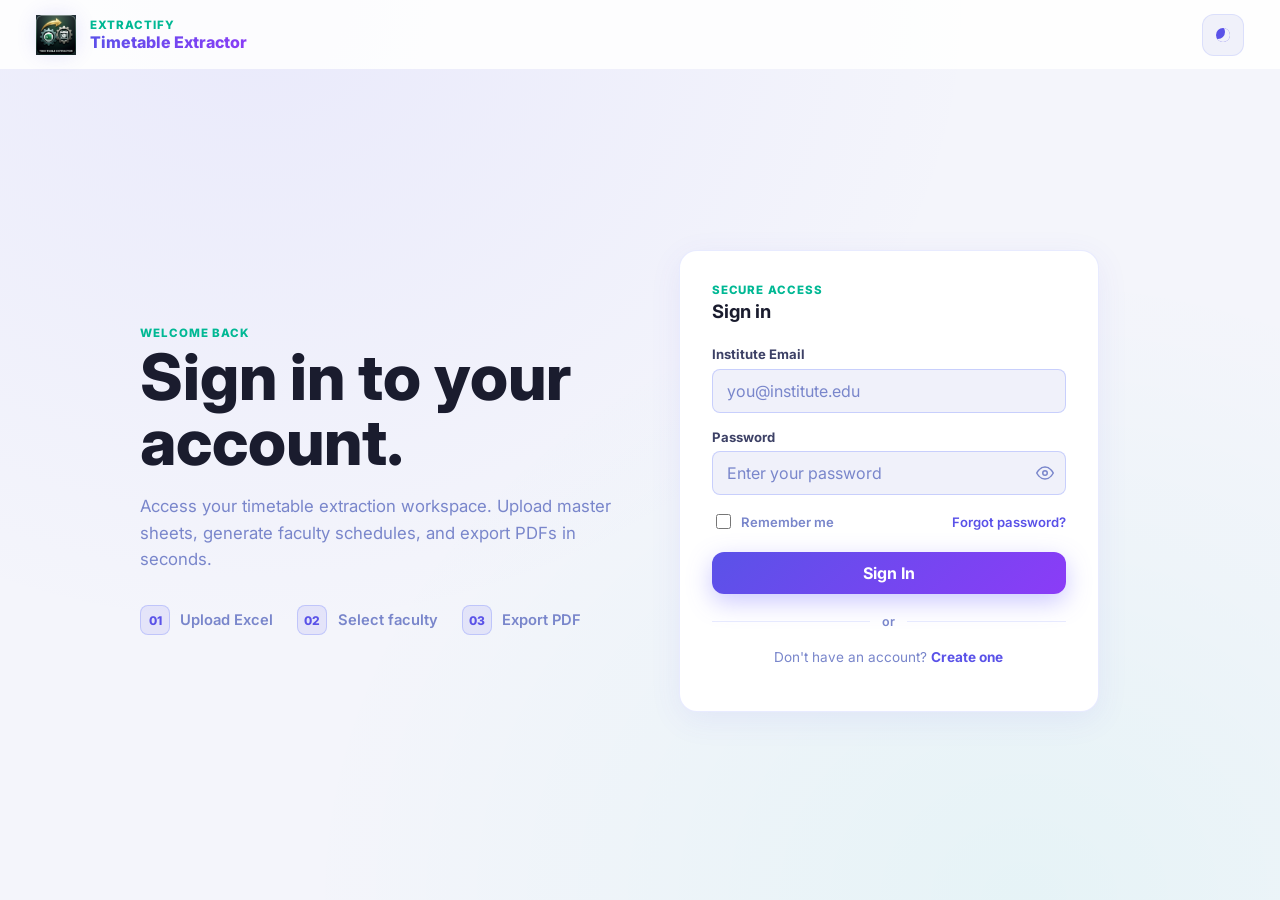
<file: login.html>
<!DOCTYPE html>
<html lang="en" data-theme="light">
<head>
  <meta charset="UTF-8" />
  <meta name="viewport" content="width=device-width, initial-scale=1.0" />
  <title>Extractify — Login</title>
  <link rel="icon" type="image/x-icon" href="/favicon.ico">
  <link rel="preconnect" href="https://fonts.googleapis.com" />
  <link rel="preconnect" href="https://fonts.gstatic.com" crossorigin />
  <link href="https://fonts.googleapis.com/css2?family=Inter:wght@400;500;600;700;800&display=swap" rel="stylesheet" />
  <link rel="stylesheet" href="style.css" />
  <style>
    .login-view {
      display: grid;
      min-height: calc(100vh - 77px);
      place-items: center;
      padding: clamp(1rem, 4vw, 3rem);
    }

    .login-layout {
      display: grid;
      grid-template-columns: minmax(0, 0.92fr) minmax(320px, 420px);
      gap: clamp(1.5rem, 5vw, 4rem);
      width: min(1000px, 100%);
      align-items: center;
    }

    .login-panel {
      background: var(--surface);
      border: 1px solid var(--border);
      border-radius: 18px;
      padding: 2rem;
      box-shadow: var(--shadow-soft);
    }

    .login-panel .panel-heading {
      margin-bottom: 1.5rem;
    }

    .login-panel .panel-heading h3 {
      color: var(--ink);
      font-size: 1.15rem;
      font-weight: 700;
    }

    .form-group {
      display: grid;
      gap: 0.4rem;
      margin-bottom: 1rem;
    }

    .form-label {
      color: var(--text);
      font-size: 0.82rem;
      font-weight: 700;
    }

    .form-input {
      width: 100%;
      height: 44px;
      padding: 0 0.9rem;
      color: var(--ink);
      background: var(--surface-raised);
      border: 1px solid var(--border-strong);
      border-radius: var(--radius-sm);
      outline: none;
      transition: border-color var(--transition), box-shadow var(--transition);
    }

    .form-input:focus {
      border-color: var(--primary);
      box-shadow: 0 0 0 3px color-mix(in srgb, var(--primary) 18%, transparent);
    }

    .form-input::placeholder {
      color: var(--text-muted);
    }

    .form-footer {
      display: flex;
      align-items: center;
      justify-content: space-between;
      gap: 1rem;
      margin-top: 0.5rem;
      margin-bottom: 1.25rem;
    }

    .remember-label {
      display: flex;
      align-items: center;
      gap: 0.45rem;
      color: var(--text-muted);
      font-size: 0.82rem;
      font-weight: 600;
      cursor: pointer;
    }

    .remember-label input[type="checkbox"] {
      accent-color: var(--primary);
      width: 15px;
      height: 15px;
      cursor: pointer;
    }

    .link-btn {
      color: var(--primary);
      font-size: 0.82rem;
      font-weight: 600;
      text-decoration: none;
      background: none;
      border: none;
      cursor: pointer;
      transition: color var(--transition);
      padding: 0;
    }

    .link-btn:hover {
      color: var(--primary-hover);
      text-decoration: underline;
    }

    .submit-btn {
      width: 100%;
    }

    .divider {
      display: flex;
      align-items: center;
      gap: 0.75rem;
      margin: 1.25rem 0;
      color: var(--text-muted);
      font-size: 0.78rem;
      font-weight: 600;
    }

    .divider::before,
    .divider::after {
      content: "";
      flex: 1;
      height: 1px;
      background: var(--border);
    }

    .signup-row {
      text-align: center;
      color: var(--text-muted);
      font-size: 0.85rem;
    }

    .signup-row button {
      color: var(--primary);
      font-weight: 700;
      text-decoration: none;
      background: none;
      border: none;
      cursor: pointer;
      padding: 0;
    }

    .signup-row button:hover {
      text-decoration: underline;
    }

    .alert-box {
      margin-bottom: 1rem;
      padding: 0.6rem 0.85rem;
      border-radius: var(--radius-sm);
      font-size: 0.85rem;
      font-weight: 600;
      display: none;
    }

    .alert-box.error {
      color: var(--danger);
      background: rgba(255, 71, 87, 0.1);
      border: 1px solid rgba(255, 71, 87, 0.25);
    }

    .alert-box.success {
      color: var(--accent);
      background: var(--accent-soft);
      border: 1px solid rgba(0, 212, 170, 0.25);
    }

    .screen {
      display: none;
    }

    .screen.active {
      display: block;
    }

    .back-link {
      display: inline-flex;
      align-items: center;
      gap: 0.4rem;
      margin-bottom: 1rem;
      color: var(--text-muted);
      font-size: 0.82rem;
      font-weight: 600;
      text-decoration: none;
      cursor: pointer;
    }

    .back-link:hover {
      color: var(--primary);
    }

    .otp-input {
      text-align: center;
      letter-spacing: 0.5rem;
      font-size: 1.2rem;
      font-weight: 700;
    }

    .password-wrapper {
      position: relative;
    }

    .password-wrapper .form-input {
      padding-right: 2.75rem;
    }

    .toggle-pw {
      position: absolute;
      right: 0.75rem;
      top: 50%;
      transform: translateY(-50%);
      background: none;
      border: none;
      cursor: pointer;
      color: var(--text-muted);
      padding: 0;
      display: flex;
      align-items: center;
    }

    .toggle-pw:hover { color: var(--primary); }

    .eye-icon { width: 18px; height: 18px; }

    @media (max-width: 820px) {
      .login-layout {
        grid-template-columns: 1fr;
      }

      .upload-copy {
        text-align: center;
      }

      .upload-brief {
        justify-content: center;
      }
    }
  </style>
</head>
<!-- Google tag (gtag.js) -->
<script async src="https://www.googletagmanager.com/gtag/js?id=G-XX71KEPEQ0"></script>
<script>
  window.dataLayer = window.dataLayer || [];
  function gtag(){dataLayer.push(arguments);}
  gtag('js', new Date());

  gtag('config', 'G-XX71KEPEQ0');
</script>
<body>
  <div class="app-shell">
    <header class="topbar">
      <div class="brand" aria-label="Extractify">
        <div class="brand-mark" aria-hidden="true">
          <img src="/favicon.ico" role="img" height="40px" width="40px">
        </div>
        <div>
          <p class="brand-kicker">Extractify</p>
          <h1>Timetable Extractor</h1>
        </div>
      </div>
      <div class="topbar-actions">
        <button id="themeToggle" class="icon-btn" type="button" title="Toggle theme" aria-label="Toggle theme">
          <span class="theme-glyph" aria-hidden="true"></span>
        </button>
      </div>
    </header>

    <section class="login-view">
      <div class="login-layout">
        <div class="upload-copy">
          <p class="eyebrow">Welcome back</p>
          <h2>Sign in to your account.</h2>
          <p class="subtitle">
            Access your timetable extraction workspace. Upload master sheets, generate faculty schedules, and export PDFs in seconds.
          </p>
          <div class="upload-brief" aria-label="Features overview">
            <div class="brief-item">
              <span class="brief-number">01</span>
              <span>Upload Excel</span>
            </div>
            <div class="brief-item">
              <span class="brief-number">02</span>
              <span>Select faculty</span>
            </div>
            <div class="brief-item">
              <span class="brief-number">03</span>
              <span>Export PDF</span>
            </div>
          </div>
        </div>

        <div class="login-panel">
          <!-- LOGIN SCREEN -->
          <div id="loginScreen" class="screen active">
            <div class="panel-heading">
              <div>
                <p class="eyebrow">Secure access</p>
                <h3>Sign in</h3>
              </div>
            </div>

            <div id="loginAlert" class="alert-box" role="alert"></div>

            <form id="loginForm" novalidate>
              <div class="form-group">
                <label class="form-label" for="loginEmail">Institute Email</label>
                <input
                  type="email"
                  id="loginEmail"
                  class="form-input"
                  placeholder="you@institute.edu"
                  autocomplete="email"
                  required
                />
              </div>

              <div class="form-group">
                <label class="form-label" for="loginPassword">Password</label>
                <div class="password-wrapper">
                  <input type="password" id="loginPassword" class="form-input" placeholder="Enter your password" autocomplete="current-password" required />
                  <button type="button" class="toggle-pw" onclick="togglePw('loginPassword', this)" tabindex="-1"><svg class="eye-icon" viewBox="0 0 24 24" fill="none" stroke="currentColor" stroke-width="2"><path d="M1 12s4-8 11-8 11 8 11 8-4 8-11 8-11-8-11-8z"/><circle cx="12" cy="12" r="3"/></svg></button>
                </div>
              </div>

              <div class="form-footer">
                <label class="remember-label">
                  <input type="checkbox" id="rememberMe" />
                  Remember me
                </label>
                <button type="button" class="link-btn" id="showForgotBtn">Forgot password?</button>
              </div>

              <button type="submit" class="primary-btn submit-btn">Sign In</button>
            </form>

            <div class="divider">or</div>

            <p class="signup-row">
              Don't have an account? <button type="button" id="showRegisterBtn">Create one</button>
            </p>
          </div>

          <!-- REGISTER STEP 1: Email + Name -->
          <div id="registerScreen" class="screen">
            <button type="button" class="back-link" id="backToLoginFromRegister">← Back to login</button>

            <div class="panel-heading">
              <div>
                <p class="eyebrow">Create account</p>
                <h3>Register</h3>
              </div>
            </div>

            <div id="registerAlert" class="alert-box" role="alert"></div>

            <form id="registerForm" novalidate>
              <div class="form-group">
                <label class="form-label" for="regFullName">Full Name</label>
                <input
                  type="text"
                  id="regFullName"
                  class="form-input"
                  placeholder="John Doe"
                  required
                />
              </div>

              <div class="form-group">
                <label class="form-label" for="regEmail">Institute Email</label>
                <input
                  type="email"
                  id="regEmail"
                  class="form-input"
                  placeholder="you@institute.edu"
                  autocomplete="email"
                  required
                />
              </div>

              <button type="submit" class="primary-btn submit-btn">Send OTP</button>
            </form>
          </div>

          <!-- REGISTER STEP 2: Verify OTP -->
          <div id="registerOtpScreen" class="screen">
            <button type="button" class="back-link" id="backToRegisterFromOtp">← Back</button>

            <div class="panel-heading">
              <div>
                <p class="eyebrow">Verify email</p>
                <h3>Enter OTP</h3>
              </div>
            </div>

            <div id="registerOtpAlert" class="alert-box" role="alert"></div>

            <form id="registerOtpForm" novalidate>
              <div class="form-group">
                <label class="form-label" for="regOtp">6-digit code</label>
                <input
                  type="text"
                  id="regOtp"
                  class="form-input otp-input"
                  placeholder="000000"
                  maxlength="6"
                  pattern="[0-9]{6}"
                  required
                />
              </div>

              <button type="submit" class="primary-btn submit-btn">Verify OTP</button>
            </form>
          </div>

          <!-- REGISTER STEP 3: Create Password -->
          <div id="registerPasswordScreen" class="screen">
            <div class="panel-heading">
              <div>
                <p class="eyebrow">Almost done</p>
                <h3>Create Password</h3>
              </div>
            </div>

            <div id="registerPasswordAlert" class="alert-box" role="alert"></div>

            <form id="registerPasswordForm" novalidate>
              <div class="form-group">
                <label class="form-label" for="regPassword">Password</label>
                <div class="password-wrapper">
                  <input type="password" id="regPassword" class="form-input" placeholder="At least 8 characters" autocomplete="new-password" required />
                  <button type="button" class="toggle-pw" onclick="togglePw('regPassword', this)" tabindex="-1"><svg class="eye-icon" viewBox="0 0 24 24" fill="none" stroke="currentColor" stroke-width="2"><path d="M1 12s4-8 11-8 11 8 11 8-4 8-11 8-11-8-11-8z"/><circle cx="12" cy="12" r="3"/></svg></button>
                </div>
              </div>

              <div class="form-group">
                <label class="form-label" for="regPasswordConfirm">Confirm Password</label>
                <div class="password-wrapper">
                  <input type="password" id="regPasswordConfirm" class="form-input" placeholder="Re-enter password" autocomplete="new-password" required />
                  <button type="button" class="toggle-pw" onclick="togglePw('regPasswordConfirm', this)" tabindex="-1"><svg class="eye-icon" viewBox="0 0 24 24" fill="none" stroke="currentColor" stroke-width="2"><path d="M1 12s4-8 11-8 11 8 11 8-4 8-11 8-11-8-11-8z"/><circle cx="12" cy="12" r="3"/></svg></button>
                </div>
              </div>

              <button type="submit" class="primary-btn submit-btn">Complete Registration</button>
            </form>
          </div>

          <!-- FORGOT PASSWORD STEP 1: Email -->
          <div id="forgotScreen" class="screen">
            <button type="button" class="back-link" id="backToLoginFromForgot">← Back to login</button>

            <div class="panel-heading">
              <div>
                <p class="eyebrow">Reset password</p>
                <h3>Forgot Password</h3>
              </div>
            </div>

            <div id="forgotAlert" class="alert-box" role="alert"></div>

            <form id="forgotForm" novalidate>
              <div class="form-group">
                <label class="form-label" for="forgotEmail">Institute Email</label>
                <input
                  type="email"
                  id="forgotEmail"
                  class="form-input"
                  placeholder="you@institute.edu"
                  autocomplete="email"
                  required
                />
              </div>

              <button type="submit" class="primary-btn submit-btn">Send OTP</button>
            </form>
          </div>

          <!-- FORGOT PASSWORD STEP 2: Verify OTP -->
          <div id="forgotOtpScreen" class="screen">
            <button type="button" class="back-link" id="backToForgotFromOtp">← Back</button>

            <div class="panel-heading">
              <div>
                <p class="eyebrow">Verify email</p>
                <h3>Enter OTP</h3>
              </div>
            </div>

            <div id="forgotOtpAlert" class="alert-box" role="alert"></div>

            <form id="forgotOtpForm" novalidate>
              <div class="form-group">
                <label class="form-label" for="forgotOtp">6-digit code</label>
                <input
                  type="text"
                  id="forgotOtp"
                  class="form-input otp-input"
                  placeholder="000000"
                  maxlength="6"
                  pattern="[0-9]{6}"
                  required
                />
              </div>

              <button type="submit" class="primary-btn submit-btn">Verify OTP</button>
            </form>
          </div>

          <!-- FORGOT PASSWORD STEP 3: Reset Password -->
          <div id="forgotResetScreen" class="screen">
            <div class="panel-heading">
              <div>
                <p class="eyebrow">Reset password</p>
                <h3>New Password</h3>
              </div>
            </div>

            <div id="forgotResetAlert" class="alert-box" role="alert"></div>

            <form id="forgotResetForm" novalidate>
              <div class="form-group">
                <label class="form-label" for="forgotPassword">New Password</label>
                <div class="password-wrapper">
                  <input type="password" id="forgotPassword" class="form-input" placeholder="At least 8 characters" autocomplete="new-password" required />
                  <button type="button" class="toggle-pw" onclick="togglePw('forgotPassword', this)" tabindex="-1"><svg class="eye-icon" viewBox="0 0 24 24" fill="none" stroke="currentColor" stroke-width="2"><path d="M1 12s4-8 11-8 11 8 11 8-4 8-11 8-11-8-11-8z"/><circle cx="12" cy="12" r="3"/></svg></button>
                </div>
              </div>

              <div class="form-group">
                <label class="form-label" for="forgotPasswordConfirm">Confirm Password</label>
                <div class="password-wrapper">
                  <input type="password" id="forgotPasswordConfirm" class="form-input" placeholder="Re-enter password" autocomplete="new-password" required />
                  <button type="button" class="toggle-pw" onclick="togglePw('forgotPasswordConfirm', this)" tabindex="-1"><svg class="eye-icon" viewBox="0 0 24 24" fill="none" stroke="currentColor" stroke-width="2"><path d="M1 12s4-8 11-8 11 8 11 8-4 8-11 8-11-8-11-8z"/><circle cx="12" cy="12" r="3"/></svg></button>
                </div>
              </div>

              <button type="submit" class="primary-btn submit-btn">Reset Password</button>
            </form>
          </div>
        </div>
      </div>
    </section>
  </div>

  <div id="toast" class="toast" role="status" aria-live="polite" hidden></div>

  <script>
    // Show/hide password toggle
    function togglePw(inputId, btn) {
      const input = document.getElementById(inputId);
      const isHidden = input.type === 'password';
      input.type = isHidden ? 'text' : 'password';
      btn.innerHTML = isHidden
        ? '<svg class="eye-icon" viewBox="0 0 24 24" fill="none" stroke="currentColor" stroke-width="2"><path d="M17.94 17.94A10.07 10.07 0 0 1 12 20c-7 0-11-8-11-8a18.45 18.45 0 0 1 5.06-5.94"/><path d="M9.9 4.24A9.12 9.12 0 0 1 12 4c7 0 11 8 11 8a18.5 18.5 0 0 1-2.16 3.19"/><line x1="1" y1="1" x2="23" y2="23"/></svg>'
        : '<svg class="eye-icon" viewBox="0 0 24 24" fill="none" stroke="currentColor" stroke-width="2"><path d="M1 12s4-8 11-8 11 8 11 8-4 8-11 8-11-8-11-8z"/><circle cx="12" cy="12" r="3"/></svg>';
    }

    // Theme toggle
    const themeToggle = document.getElementById('themeToggle');
    const html = document.documentElement;
    const saved = localStorage.getItem('theme') || 'light';
    html.setAttribute('data-theme', saved);

    themeToggle.addEventListener('click', () => {
      const next = html.getAttribute('data-theme') === 'dark' ? 'light' : 'dark';
      html.setAttribute('data-theme', next);
      localStorage.setItem('theme', next);
    });

    // Screen navigation
    const screens = {
      login: document.getElementById('loginScreen'),
      register: document.getElementById('registerScreen'),
      registerOtp: document.getElementById('registerOtpScreen'),
      registerPassword: document.getElementById('registerPasswordScreen'),
      forgot: document.getElementById('forgotScreen'),
      forgotOtp: document.getElementById('forgotOtpScreen'),
      forgotReset: document.getElementById('forgotResetScreen'),
    };

    function showScreen(name) {
      Object.values(screens).forEach(s => s.classList.remove('active'));
      screens[name].classList.add('active');
    }

    // State
    let regEmail = '', regFullName = '', regOtp = '';
    let forgotEmail = '', forgotOtp = '';

    // Alerts
    function showAlert(id, msg, type = 'error') {
      const box = document.getElementById(id);
      box.textContent = msg;
      box.className = `alert-box ${type}`;
      box.style.display = 'block';
    }

    function hideAlert(id) {
      document.getElementById(id).style.display = 'none';
    }

    // Navigation buttons
    document.getElementById('showRegisterBtn').addEventListener('click', () => showScreen('register'));
    document.getElementById('showForgotBtn').addEventListener('click', () => showScreen('forgot'));
    document.getElementById('backToLoginFromRegister').addEventListener('click', () => showScreen('login'));
    document.getElementById('backToLoginFromForgot').addEventListener('click', () => showScreen('login'));
    document.getElementById('backToRegisterFromOtp').addEventListener('click', () => showScreen('register'));
    document.getElementById('backToForgotFromOtp').addEventListener('click', () => showScreen('forgot'));

    // ========== LOGIN ==========
    document.getElementById('loginForm').addEventListener('submit', async (e) => {
      e.preventDefault();
      hideAlert('loginAlert');

      const email = document.getElementById('loginEmail').value.trim();
      const password = document.getElementById('loginPassword').value;
      const btn = e.target.querySelector('button[type="submit"]');

      if (!email || !password) {
        showAlert('loginAlert', 'Please fill in all fields.');
        return;
      }

      btn.disabled = true;
      btn.textContent = 'Signing in…';

      try {
        const res = await fetch('/api/login', {
          method: 'POST',
          headers: { 'Content-Type': 'application/json' },
          credentials: 'same-origin',
          body: JSON.stringify({ email, password }),
        });
        if (res.ok) {
          window.location.href = '/';
        } else {
          const data = await res.json();
          showAlert('loginAlert', data.error || 'Invalid credentials.');
        }
      } catch {
        showAlert('loginAlert', 'Could not reach the server.');
      } finally {
        btn.disabled = false;
        btn.textContent = 'Sign In';
      }
    });

    // ========== REGISTER STEP 1 ==========
    document.getElementById('registerForm').addEventListener('submit', async (e) => {
      e.preventDefault();
      hideAlert('registerAlert');

      regFullName = document.getElementById('regFullName').value.trim();
      regEmail = document.getElementById('regEmail').value.trim();
      const btn = e.target.querySelector('button[type="submit"]');

      if (!regFullName || !regEmail) {
        showAlert('registerAlert', 'Please fill in all fields.');
        return;
      }

      btn.disabled = true;
      btn.textContent = 'Sending…';

      try {
        const res = await fetch('/api/register/send-otp', {
          method: 'POST',
          headers: { 'Content-Type': 'application/json' },
          body: JSON.stringify({ full_name: regFullName, email: regEmail }),
        });
        const data = await res.json();
        if (res.ok) {
          showAlert('registerOtpAlert', 'OTP sent to your email.', 'success');
          showScreen('registerOtp');
        } else {
          showAlert('registerAlert', data.error || 'Failed to send OTP.');
        }
      } catch {
        showAlert('registerAlert', 'Could not reach the server.');
      } finally {
        btn.disabled = false;
        btn.textContent = 'Send OTP';
      }
    });

    // ========== REGISTER STEP 2 ==========
    document.getElementById('registerOtpForm').addEventListener('submit', async (e) => {
      e.preventDefault();
      hideAlert('registerOtpAlert');

      regOtp = document.getElementById('regOtp').value.trim();
      const btn = e.target.querySelector('button[type="submit"]');

      if (regOtp.length !== 6) {
        showAlert('registerOtpAlert', 'Please enter a 6-digit OTP.');
        return;
      }

      btn.disabled = true;
      btn.textContent = 'Verifying…';

      try {
        const res = await fetch('/api/register/verify-otp', {
          method: 'POST',
          headers: { 'Content-Type': 'application/json' },
          body: JSON.stringify({ email: regEmail, otp: regOtp }),
        });
        const data = await res.json();
        if (res.ok) {
          showScreen('registerPassword');
        } else {
          showAlert('registerOtpAlert', data.error || 'Invalid OTP.');
        }
      } catch {
        showAlert('registerOtpAlert', 'Could not reach the server.');
      } finally {
        btn.disabled = false;
        btn.textContent = 'Verify OTP';
      }
    });

    // ========== REGISTER STEP 3 ==========
    document.getElementById('registerPasswordForm').addEventListener('submit', async (e) => {
      e.preventDefault();
      hideAlert('registerPasswordAlert');

      const password = document.getElementById('regPassword').value;
      const confirm = document.getElementById('regPasswordConfirm').value;
      const btn = e.target.querySelector('button[type="submit"]');

      if (password.length < 8) {
        showAlert('registerPasswordAlert', 'Password must be at least 8 characters.');
        return;
      }
      if (password !== confirm) {
        showAlert('registerPasswordAlert', 'Passwords do not match.');
        return;
      }

      btn.disabled = true;
      btn.textContent = 'Creating account…';

      try {
        const res = await fetch('/api/register/complete', {
          method: 'POST',
          headers: { 'Content-Type': 'application/json' },
          credentials: 'same-origin',
          body: JSON.stringify({ email: regEmail, otp: regOtp, password }),
        });
        if (res.ok) {
          window.location.href = '/';
        } else {
          const data = await res.json();
          showAlert('registerPasswordAlert', data.error || 'Registration failed.');
        }
      } catch {
        showAlert('registerPasswordAlert', 'Could not reach the server.');
      } finally {
        btn.disabled = false;
        btn.textContent = 'Complete Registration';
      }
    });

    // ========== FORGOT STEP 1 ==========
    document.getElementById('forgotForm').addEventListener('submit', async (e) => {
      e.preventDefault();
      hideAlert('forgotAlert');

      forgotEmail = document.getElementById('forgotEmail').value.trim();
      const btn = e.target.querySelector('button[type="submit"]');

      if (!forgotEmail) {
        showAlert('forgotAlert', 'Please enter your email.');
        return;
      }

      btn.disabled = true;
      btn.textContent = 'Sending…';

      try {
        const res = await fetch('/api/forgot/send-otp', {
          method: 'POST',
          headers: { 'Content-Type': 'application/json' },
          body: JSON.stringify({ email: forgotEmail }),
        });
        const data = await res.json();
        if (res.ok) {
          showAlert('forgotOtpAlert', 'OTP sent to your email.', 'success');
          showScreen('forgotOtp');
        } else {
          showAlert('forgotAlert', data.error || 'Failed to send OTP.');
        }
      } catch {
        showAlert('forgotAlert', 'Could not reach the server.');
      } finally {
        btn.disabled = false;
        btn.textContent = 'Send OTP';
      }
    });

    // ========== FORGOT STEP 2 ==========
    document.getElementById('forgotOtpForm').addEventListener('submit', async (e) => {
      e.preventDefault();
      hideAlert('forgotOtpAlert');

      forgotOtp = document.getElementById('forgotOtp').value.trim();
      const btn = e.target.querySelector('button[type="submit"]');

      if (forgotOtp.length !== 6) {
        showAlert('forgotOtpAlert', 'Please enter a 6-digit OTP.');
        return;
      }

      btn.disabled = true;
      btn.textContent = 'Verifying…';

      try {
        const res = await fetch('/api/forgot/verify-otp', {
          method: 'POST',
          headers: { 'Content-Type': 'application/json' },
          body: JSON.stringify({ email: forgotEmail, otp: forgotOtp }),
        });
        const data = await res.json();
        if (res.ok) {
          showScreen('forgotReset');
        } else {
          showAlert('forgotOtpAlert', data.error || 'Invalid OTP.');
        }
      } catch {
        showAlert('forgotOtpAlert', 'Could not reach the server.');
      } finally {
        btn.disabled = false;
        btn.textContent = 'Verify OTP';
      }
    });

    // ========== FORGOT STEP 3 ==========
    document.getElementById('forgotResetForm').addEventListener('submit', async (e) => {
      e.preventDefault();
      hideAlert('forgotResetAlert');

      const password = document.getElementById('forgotPassword').value;
      const confirm = document.getElementById('forgotPasswordConfirm').value;
      const btn = e.target.querySelector('button[type="submit"]');

      if (password.length < 8) {
        showAlert('forgotResetAlert', 'Password must be at least 8 characters.');
        return;
      }
      if (password !== confirm) {
        showAlert('forgotResetAlert', 'Passwords do not match.');
        return;
      }

      btn.disabled = true;
      btn.textContent = 'Resetting…';

      try {
        const res = await fetch('/api/forgot/reset', {
          method: 'POST',
          headers: { 'Content-Type': 'application/json' },
          body: JSON.stringify({ email: forgotEmail, otp: forgotOtp, password }),
        });
        const data = await res.json();
        if (res.ok) {
          showAlert('loginAlert', 'Password reset successful. Please sign in.', 'success');
          showScreen('login');
        } else {
          showAlert('forgotResetAlert', data.error || 'Reset failed.');
        }
      } catch {
        showAlert('forgotResetAlert', 'Could not reach the server.');
      } finally {
        btn.disabled = false;
        btn.textContent = 'Reset Password';
      }
    });
  </script>
</body>
</html>
</file>
<file: style.css>
/* =========================================================
   TimeAI - Smart Extraction Dashboard
   Dark Navy / Teal / Purple Theme
   ========================================================= */

:root {
  color-scheme: dark;
  /* Backgrounds */
  --bg: #0d0f1a;
  --bg-band: #0a0c16;
  --surface: #131628;
  --surface-raised: #1a1f35;
  --surface-soft: #1e2440;
  --surface-2: #161b2e;

  /* Text */
  --ink: #e8eaf6;
  --text: #c5cae9;
  --text-muted: #7986cb;

  /* Borders */
  --border: rgba(99, 120, 255, 0.18);
  --border-strong: rgba(99, 120, 255, 0.35);

  /* Brand colors */
  --primary: #6c63ff;
  --primary-hover: #7c74ff;
  --primary-soft: rgba(108, 99, 255, 0.18);

  /* Teal accent */
  --accent: #00d4aa;
  --accent-soft: rgba(0, 212, 170, 0.14);

  /* Supporting colors */
  --gold: #ffd166;
  --rose: #ff6b9d;
  --violet: #a855f7;
  --cyan: #22d3ee;
  --teal: #00d4aa;
  --danger: #ff4757;

  /* Gradients */
  --grad-primary: linear-gradient(135deg, #6c63ff 0%, #a855f7 100%);
  --grad-accent: linear-gradient(135deg, #00d4aa 0%, #22d3ee 100%);
  --grad-card-blue: linear-gradient(135deg, #1a2550 0%, #0f1635 100%);
  --grad-card-teal: linear-gradient(135deg, #0d2b2b 0%, #0a1f1f 100%);
  --grad-card-purple: linear-gradient(135deg, #221535 0%, #160e26 100%);
  --grad-card-red: linear-gradient(135deg, #2a1220 0%, #1a0b14 100%);
  --grad-sidebar: linear-gradient(180deg, #0f1120 0%, #0b0d1a 100%);
  --grad-topbar: linear-gradient(90deg, #0d0f1e 0%, #111428 100%);

  /* Shadows */
  --shadow: 0 24px 64px rgba(0, 0, 0, 0.6);
  --shadow-soft: 0 8px 32px rgba(0, 0, 0, 0.4);
  --shadow-glow: 0 0 20px rgba(108, 99, 255, 0.25);
  --shadow-teal: 0 0 20px rgba(0, 212, 170, 0.2);

  /* Misc */
  --radius: 12px;
  --radius-sm: 8px;
  --font: "Inter", "Segoe UI", Arial, sans-serif;
  --transition: 180ms ease;
}

/* Dark theme (explicit) */
[data-theme="dark"] {
  color-scheme: dark;
  --bg: #0d0f1a;
  --bg-band: #0a0c16;
  --surface: #131628;
  --surface-raised: #1a1f35;
  --surface-soft: #1e2440;
  --surface-2: #161b2e;
  --ink: #e8eaf6;
  --text: #c5cae9;
  --text-muted: #7986cb;
  --border: rgba(99, 120, 255, 0.18);
  --border-strong: rgba(99, 120, 255, 0.35);
  --primary: #6c63ff;
  --primary-hover: #7c74ff;
  --primary-soft: rgba(108, 99, 255, 0.18);
  --accent: #00d4aa;
  --accent-soft: rgba(0, 212, 170, 0.14);
  --gold: #ffd166;
  --rose: #ff6b9d;
  --violet: #a855f7;
  --shadow: 0 24px 64px rgba(0, 0, 0, 0.6);
  --shadow-soft: 0 8px 32px rgba(0, 0, 0, 0.4);
  --shadow-glow: 0 0 20px rgba(108, 99, 255, 0.25);
  --shadow-teal: 0 0 20px rgba(0, 212, 170, 0.2);
  --grad-sidebar: linear-gradient(180deg, #0f1120 0%, #0b0d1a 100%);
}

/* Light theme */
[data-theme="light"] {
  color-scheme: light;

  /* Backgrounds */
  --bg: #f4f5fb;
  --bg-band: #eceef8;
  --surface: #ffffff;
  --surface-raised: #f0f1fa;
  --surface-soft: #e8eaf6;
  --surface-2: #f7f8fd;

  /* Text */
  --ink: #1a1c2e;
  --text: #3d4166;
  --text-muted: #7986cb;

  /* Borders */
  --border: rgba(99, 120, 255, 0.15);
  --border-strong: rgba(99, 120, 255, 0.28);

  /* Brand colors — same vibrancy */
  --primary: #5a52e8;
  --primary-hover: #6c63ff;
  --primary-soft: rgba(90, 82, 232, 0.1);

  /* Teal accent */
  --accent: #00b894;
  --accent-soft: rgba(0, 184, 148, 0.12);

  /* Supporting colors */
  --gold: #e6a817;
  --rose: #e8457a;
  --violet: #8b3cf7;
  --cyan: #06b6d4;
  --teal: #00b894;
  --danger: #e53e52;

  /* Gradients */
  --grad-primary: linear-gradient(135deg, #5a52e8 0%, #8b3cf7 100%);
  --grad-accent: linear-gradient(135deg, #00b894 0%, #06b6d4 100%);
  --grad-card-blue: linear-gradient(135deg, #eef0fd 0%, #f4f5fb 100%);
  --grad-card-teal: linear-gradient(135deg, #e6faf7 0%, #f0fdfb 100%);
  --grad-card-purple: linear-gradient(135deg, #f3eeff 0%, #f9f5ff 100%);
  --grad-card-red: linear-gradient(135deg, #fff0f3 0%, #fff5f7 100%);
  --grad-sidebar: linear-gradient(180deg, #f7f8fd 0%, #f0f1fa 100%);
  --grad-topbar: linear-gradient(90deg, #ffffff 0%, #f7f8fd 100%);

  /* Shadows */
  --shadow: 0 24px 64px rgba(90, 82, 232, 0.12);
  --shadow-soft: 0 8px 32px rgba(90, 82, 232, 0.08);
  --shadow-glow: 0 0 20px rgba(90, 82, 232, 0.15);
  --shadow-teal: 0 0 20px rgba(0, 184, 148, 0.15);
}

* {
  box-sizing: border-box;
}

html {
  min-height: 100%;
  letter-spacing: 0;
}

body {
  min-height: 100vh;
  margin: 0;
  font-family: var(--font);
  color: var(--text);
  background: var(--bg);
  background-image:
    radial-gradient(ellipse at 20% 0%, rgba(108, 99, 255, 0.08) 0%, transparent 50%),
    radial-gradient(ellipse at 80% 100%, rgba(0, 212, 170, 0.06) 0%, transparent 50%);
}

button,
input {
  font: inherit;
}

button {
  border: 0;
}

[hidden] {
  display: none !important;
}

.app-shell {
  min-height: 100vh;
}

.topbar {
  position: sticky;
  top: 0;
  z-index: 20;
  display: flex;
  align-items: center;
  justify-content: space-between;
  gap: 1rem;
  padding: 0.85rem clamp(1rem, 3vw, 2.25rem);
  background: rgba(255, 255, 255, 0.88);
}

[data-theme="dark"] .topbar {
  background: rgba(13, 15, 26, 0.92);
  border-bottom: 1px solid var(--border);
  backdrop-filter: blur(24px);
  -webkit-backdrop-filter: blur(24px);
}

.brand {
  display: flex;
  align-items: center;
  gap: 0.85rem;
  min-width: 0;
}

.brand-mark {
  display: grid;
  width: 40px;
  height: 40px;
  place-items: center;
  color: #fff;
  background: var(--grad-primary);
  border-radius: 10px;
  box-shadow: var(--shadow-glow);
  flex: 0 0 auto;
}

.brand-mark svg {
  width: 25px;
  height: 25px;
  fill: currentColor;
}

.brand h1,
.brand p,
.upload-copy h2,
.panel-heading h3,
.sidebar h3,
.content-header h2,
.dropzone h3,
.welcome-panel h3,
.teacher-code,
.stat-value,
.tt-subject {
  margin: 0;
}

.brand h1 {
  color: var(--ink);
  font-size: 1rem;
  font-weight: 800;
  background: var(--grad-primary);
  -webkit-background-clip: text;
  -webkit-text-fill-color: transparent;
  background-clip: text;
}

.brand-kicker,
.eyebrow {
  margin: 0 0 0.24rem;
  color: var(--accent);
  font-size: 0.72rem;
  font-weight: 800;
  text-transform: uppercase;
  letter-spacing: 0.08em;
}

.topbar-actions {
  display: flex;
  align-items: center;
  gap: 0.65rem;
}

.icon-btn,
.ghost-btn,
.primary-btn {
  min-height: 42px;
  border-radius: var(--radius);
  cursor: pointer;
  transition:
    transform var(--transition),
    background var(--transition),
    border-color var(--transition),
    color var(--transition),
    box-shadow var(--transition);
}

.icon-btn {
  display: grid;
  width: 42px;
  place-items: center;
  color: var(--text);
  background: var(--surface-raised);
  border: 1px solid var(--border);
}

.ghost-btn,
.primary-btn {
  display: inline-flex;
  align-items: center;
  justify-content: center;
  gap: 0.55rem;
  padding: 0.6rem 1.1rem;
  font-weight: 700;
  white-space: nowrap;
}

.ghost-btn {
  color: var(--text);
  background: var(--surface-raised);
  border: 1px solid var(--border-strong);
}

.primary-btn {
  color: #fff;
  background: var(--grad-primary);
  border: none;
  box-shadow: 0 8px 24px rgba(108, 99, 255, 0.35);
}

.icon-btn:hover,
.ghost-btn:hover,
.primary-btn:hover {
  transform: translateY(-1px);
}

.ghost-btn:hover,
.icon-btn:hover {
  border-color: var(--primary);
  background: var(--surface-soft);
  color: var(--ink);
}

.primary-btn:hover {
  background: linear-gradient(135deg, #7c74ff 0%, #b560ff 100%);
  box-shadow: 0 12px 32px rgba(108, 99, 255, 0.45);
}

.primary-btn:disabled,
.primary-btn.disabled,
.primary-btn:disabled:hover {
  cursor: not-allowed;
  color: color-mix(in srgb, var(--text-muted) 72%, transparent);
  background: color-mix(in srgb, var(--surface-soft) 82%, var(--border));
  box-shadow: none;
  transform: none;
}

.icon-btn:focus-visible,
.ghost-btn:focus-visible,
.primary-btn:focus-visible,
.dropzone:focus-visible,
.teacher-item:focus-visible,
.search-field:focus-within {
  outline: 3px solid color-mix(in srgb, var(--primary) 28%, transparent);
  outline-offset: 3px;
}

.theme-glyph,
.btn-icon {
  position: relative;
  display: inline-block;
  width: 18px;
  height: 18px;
  flex: 0 0 auto;
}

.theme-glyph::before {
  position: absolute;
  inset: 2px;
  content: "";
  border-radius: 999px;
  background: var(--primary);
  box-shadow: inset -5px -3px 0 var(--surface-soft);
}

[data-theme="light"] .theme-glyph::before {
  inset: 2px;
  background: var(--primary);
  box-shadow: inset -5px -3px 0 var(--surface-raised);
}

[data-theme="dark"] .theme-glyph::before {
  inset: 3px;
  background: var(--gold);
  box-shadow:
    0 -7px 0 -5px var(--gold),
    0 7px 0 -5px var(--gold),
    7px 0 0 -5px var(--gold),
    -7px 0 0 -5px var(--gold);
}

.upload-icon::before,
.download-icon::before,
.browse-icon::before {
  position: absolute;
  content: "";
}

.upload-icon::before {
  left: 4px;
  top: 3px;
  width: 8px;
  height: 8px;
  border-top: 2px solid currentColor;
  border-left: 2px solid currentColor;
  transform: rotate(45deg);
}

.upload-icon::after,
.download-icon::after,
.browse-icon::after {
  position: absolute;
  content: "";
}

.upload-icon::after {
  left: 8px;
  top: 6px;
  width: 2px;
  height: 9px;
  background: currentColor;
  border-radius: 1px;
}

.download-icon::before {
  left: 8px;
  top: 2px;
  width: 2px;
  height: 10px;
  background: currentColor;
}

.download-icon::after {
  left: 4px;
  top: 8px;
  width: 8px;
  height: 8px;
  border-right: 2px solid currentColor;
  border-bottom: 2px solid currentColor;
  transform: rotate(45deg);
}

.browse-icon::before {
  left: 2px;
  top: 5px;
  width: 14px;
  height: 10px;
  border: 2px solid currentColor;
  border-radius: 3px;
}

.browse-icon::after {
  left: 5px;
  top: 2px;
  width: 7px;
  height: 5px;
  border: 2px solid currentColor;
  border-bottom: 0;
  border-radius: 3px 3px 0 0;
}

.upload-view {
  display: grid;
  min-height: calc(100vh - 77px);
  align-items: center;
  padding: clamp(1rem, 4vw, 3rem);
}

.upload-layout {
  display: grid;
  grid-template-columns: minmax(0, 0.92fr) minmax(340px, 480px);
  gap: clamp(1.5rem, 5vw, 4rem);
  width: min(1120px, 100%);
  margin: 0 auto;
  align-items: center;
}

.upload-copy h2 {
  max-width: 760px;
  color: var(--ink);
  font-size: clamp(2.2rem, 5vw, 4.6rem);
  line-height: 1.02;
  font-weight: 800;
  letter-spacing: 0;
}

.upload-copy .subtitle {
  max-width: 520px;
  margin: 1.15rem 0 2rem;
  color: var(--text-muted);
  font-size: 1.05rem;
  line-height: 1.6;
}

.upload-brief {
  display: grid;
  grid-template-columns: repeat(3, auto);
  gap: 1.5rem;
  justify-content: start;
}

.brief-item {
  display: flex;
  align-items: center;
  gap: 0.65rem;
  color: var(--text-muted);
  font-size: 0.92rem;
  font-weight: 600;
}

.brief-number {
  display: grid;
  width: 30px;
  height: 30px;
  place-items: center;
  color: var(--primary);
  background: var(--primary-soft);
  border: 1px solid var(--border-strong);
  border-radius: 8px;
  font-size: 0.75rem;
  font-weight: 800;
}

.upload-panel {
  background: var(--surface);
  border: 1px solid var(--border);
  border-radius: 18px;
  padding: 1.75rem;
  box-shadow: var(--shadow-soft);
}

.panel-heading {
  display: flex;
  align-items: flex-start;
  justify-content: space-between;
  gap: 1rem;
  margin-bottom: 1.25rem;
}

.panel-heading h3 {
  color: var(--ink);
  font-size: 1.15rem;
  font-weight: 700;
}

.file-limit {
  flex: 0 0 auto;
  margin-top: 0.1rem;
  padding: 0.25rem 0.55rem;
  color: var(--text-muted);
  background: var(--surface-soft);
  border: 1px solid var(--border);
  border-radius: 6px;
  font-size: 0.75rem;
  font-weight: 600;
}

.dropzone {
  display: flex;
  flex-direction: column;
  align-items: center;
  gap: 0.85rem;
  min-height: 280px;
  padding: 2rem 1.5rem;
  background: var(--surface-raised);
  border: 2px dashed var(--border-strong);
  border-radius: var(--radius);
  cursor: pointer;
  transition: border-color var(--transition), background var(--transition);
  text-align: center;
}

.dropzone:hover,
.dropzone.dragover {
  border-color: var(--primary);
  background: color-mix(in srgb, var(--primary-soft) 60%, var(--surface-raised));
}

.dropzone.uploading {
  border-color: var(--accent);
  cursor: progress;
}

.dropzone-visual {
  display: grid;
  width: 64px;
  height: 64px;
  place-items: center;
  background: var(--primary-soft);
  border: 1px solid var(--border-strong);
  border-radius: 14px;
  box-shadow: var(--shadow-glow);
}

.sheet-glyph {
  display: block;
  width: 32px;
  height: 32px;
  background: linear-gradient(135deg, var(--primary) 0%, var(--violet) 100%);
  mask-image: url("data:image/svg+xml,%3Csvg xmlns='http://www.w3.org/2000/svg' viewBox='0 0 24 24'%3E%3Cpath d='M14 2H6a2 2 0 0 0-2 2v16a2 2 0 0 0 2 2h12a2 2 0 0 0 2-2V8l-6-6zm4 18H6V4h7v5h5v11zM8 15h2v2H8v-2zm0-4h2v2H8v-2zm4 4h2v2h-2v-2zm0-4h2v2h-2v-2zm4 4h2v2h-2v-2zm0-4h2v2h-2v-2z'/%3E%3C/svg%3E");
  mask-size: contain;
  mask-repeat: no-repeat;
  mask-position: center;
  -webkit-mask-image: url("data:image/svg+xml,%3Csvg xmlns='http://www.w3.org/2000/svg' viewBox='0 0 24 24'%3E%3Cpath d='M14 2H6a2 2 0 0 0-2 2v16a2 2 0 0 0 2 2h12a2 2 0 0 0 2-2V8l-6-6zm4 18H6V4h7v5h5v11zM8 15h2v2H8v-2zm0-4h2v2H8v-2zm4 4h2v2h-2v-2zm0-4h2v2h-2v-2zm4 4h2v2h-2v-2zm0-4h2v2h-2v-2z'/%3E%3C/svg%3E");
  -webkit-mask-size: contain;
  -webkit-mask-repeat: no-repeat;
  -webkit-mask-position: center;
}

.dropzone h3 {
  color: var(--ink);
  font-size: 1rem;
  font-weight: 700;
}

.dropzone p {
  margin: -0.35rem 0 0;
  color: var(--text-muted);
  font-size: 0.88rem;
}

.selected-file {
  margin: 0;
  color: var(--accent);
  font-size: 0.82rem;
  font-weight: 600;
  word-break: break-all;
}

.status {
  margin-top: 0.85rem;
  padding: 0.6rem 0.85rem;
  border-radius: var(--radius-sm);
  font-size: 0.88rem;
  font-weight: 600;
  border: 1px solid transparent;
}

.status.error {
  color: var(--danger);
  background: rgba(255, 71, 87, 0.1);
  border-color: rgba(255, 71, 87, 0.25);
}

.status.success {
  color: var(--accent);
  background: var(--accent-soft);
  border-color: rgba(0, 212, 170, 0.25);
}

.results {
  display: grid;
  grid-template-columns: 300px minmax(0, 1fr);
  height: calc(100vh - 77px);
  overflow: hidden;
}

.sidebar {
  display: flex;
  flex-direction: column;
  gap: 0.75rem;
  height: 100%;
  padding: 1.25rem;
  background: var(--grad-sidebar);
  border-right: 1px solid var(--border);
  overflow-y: auto;
  overscroll-behavior: contain;
}

.sidebar-header {
  display: flex;
  align-items: center;
  justify-content: space-between;
  gap: 0.5rem;
}

.sidebar h3 {
  color: var(--ink);
  font-size: 0.95rem;
  font-weight: 700;
}

.count-badge {
  display: inline-flex;
  align-items: center;
  justify-content: center;
  min-width: 26px;
  height: 22px;
  padding: 0 0.45rem;
  color: var(--primary);
  background: var(--primary-soft);
  border: 1px solid var(--border-strong);
  border-radius: 999px;
  font-size: 0.75rem;
  font-weight: 800;
}

.search-field {
  display: flex;
  align-items: center;
  gap: 0.5rem;
  padding: 0 0.75rem;
  background: var(--surface-raised);
  border: 1px solid var(--border);
  border-radius: var(--radius-sm);
  transition: border-color var(--transition);
}

.search-icon {
  position: relative;
  display: inline-block;
  width: 16px;
  height: 16px;
  flex: 0 0 auto;
  color: var(--text-muted);
}

.search-icon::before {
  position: absolute;
  inset: 0;
  bottom: 4px;
  right: 4px;
  content: "";
  border: 1.5px solid currentColor;
  border-radius: 50%;
}

.search-icon::after {
  position: absolute;
  right: 0;
  bottom: 0;
  width: 5px;
  height: 1.5px;
  content: "";
  background: currentColor;
  border-radius: 1px;
  transform: rotate(-45deg);
  transform-origin: right center;
}

.search-field input {
  flex: 1;
  min-width: 0;
  height: 38px;
  padding: 0;
  color: var(--text);
  background: transparent;
  border: none;
  outline: none;
  font-size: 0.88rem;
}

.search-field input::placeholder {
  color: var(--text-muted);
}

.teacher-list {
  flex: 1;
  margin: 0;
  padding: 0;
  list-style: none;
  display: flex;
  flex-direction: column;
  gap: 0.35rem;
}

.teacher-item {
  display: flex;
  align-items: center;
  justify-content: space-between;
  gap: 0.75rem;
  padding: 0.65rem 0.75rem;
  background: var(--surface-raised);
  border: 1px solid transparent;
  border-radius: var(--radius-sm);
  cursor: pointer;
  transition:
    background var(--transition),
    border-color var(--transition),
    transform var(--transition);
}

.teacher-item:hover {
  background: var(--surface-soft);
  border-color: var(--border);
  transform: translateX(2px);
}

.teacher-item.active {
  background: color-mix(in srgb, var(--primary-soft) 80%, var(--surface-raised));
  border-color: var(--primary);
}

.teacher-info {
  display: grid;
  gap: 0.18rem;
  min-width: 0;
}

.teacher-code {
  color: var(--ink);
  font-size: 0.88rem;
  font-weight: 700;
  overflow: hidden;
  text-overflow: ellipsis;
  white-space: nowrap;
}

.teacher-name {
  color: var(--text-muted);
  font-size: 0.78rem;
  overflow: hidden;
  text-overflow: ellipsis;
  white-space: nowrap;
}

.slot-badge {
  flex: 0 0 auto;
  padding: 0.2rem 0.5rem;
  color: var(--accent);
  background: var(--accent-soft);
  border: 1px solid rgba(0, 212, 170, 0.2);
  border-radius: 999px;
  font-size: 0.72rem;
  font-weight: 800;
}

.teacher-empty {
  padding: 1.5rem 1rem;
  color: var(--text-muted);
  font-size: 0.88rem;
  text-align: center;
}

.content {
  display: flex;
  flex-direction: column;
  gap: 1.25rem;
  padding: 1.5rem clamp(1rem, 3vw, 2.25rem);
  overflow-y: auto;
  overscroll-behavior: contain;
}

.content-header {
  display: flex;
  align-items: flex-start;
  justify-content: space-between;
  gap: 1rem;
}

.content-header h2 {
  color: var(--ink);
  font-size: 1.45rem;
  font-weight: 800;
}

.code-pill {
  display: inline-flex;
  align-items: center;
  margin-left: 0.5rem;
  padding: 0.1rem 0.5rem;
  color: var(--primary);
  background: var(--primary-soft);
  border: 1px solid var(--border-strong);
  border-radius: 6px;
  font-size: 0.78rem;
  font-weight: 800;
  vertical-align: middle;
}

.muted {
  color: var(--text-muted);
  font-size: 0.88rem;
}

.summary-stats {
  display: grid;
  grid-template-columns: repeat(4, minmax(0, 1fr));
  gap: 1rem;
}

.stat-tile {
  padding: 1rem 1.15rem;
  background: var(--surface);
  border: 1px solid var(--border);
  border-radius: var(--radius);
  box-shadow: var(--shadow-soft);
}

.stat-value {
  color: var(--ink);
  font-size: 1.65rem;
  font-weight: 800;
}

.stat-label {
  margin: 0.2rem 0 0;
  color: var(--text-muted);
  font-size: 0.8rem;
  font-weight: 600;
}

.warnings {
  padding: 0.75rem 1rem;
  color: var(--gold);
  background: rgba(255, 209, 102, 0.08);
  border: 1px solid rgba(255, 209, 102, 0.2);
  border-radius: var(--radius-sm);
  font-size: 0.88rem;
  line-height: 1.5;
}

.timetable-container {
  flex: 1;
}

.table-section {
  display: grid;
  gap: 0.75rem;
}

.table-caption {
  display: flex;
  align-items: center;
  justify-content: space-between;
  gap: 1rem;
}

.table-caption h4 {
  margin: 0;
  color: var(--ink);
  font-size: 0.95rem;
  font-weight: 700;
}

.table-meta {
  color: var(--text-muted);
  font-size: 0.8rem;
}

.legend {
  display: flex;
  gap: 1.25rem;
}

.legend-item {
  display: flex;
  align-items: center;
  gap: 0.4rem;
  color: var(--text-muted);
  font-size: 0.78rem;
}

.legend-dot {
  width: 10px;
  height: 10px;
  border-radius: 3px;
}

.legend-dot.lecture {
  background: var(--primary);
}

.legend-dot.lab {
  background: var(--accent);
}

.legend-dot.tutorial {
  background: var(--violet);
}

.timetable-scroll {
  width: 100%;
  overflow-x: auto;
  border-radius: var(--radius);
  background: var(--surface-raised);
  border: 1px solid var(--border);
}

.tt-grid {
  min-width: 900px;
  border-collapse: separate;
  border-spacing: 0;
  overflow: hidden;
  background: var(--surface-raised);
  border: 1px solid var(--border);
  border-radius: var(--radius);
}

.tt-grid th,
.tt-grid td {
  border-right: 1px solid var(--border);
  border-bottom: 1px solid var(--border);
  vertical-align: top;
}

.tt-grid th:last-child,
.tt-grid td:last-child {
  border-right: 0;
}

.tt-grid tr:last-child td {
  border-bottom: 0;
}

.tt-grid th {
  position: sticky;
  top: 0;
  z-index: 1;
  min-width: 140px;
  padding: 0.85rem 0.75rem;
  color: #fff;
  background: #2b211c;
  font-size: 0.78rem;
  font-weight: 800;
  text-align: left;
}

[data-theme="dark"] .tt-grid th {
  background: #0f0d0c;
}

.tt-day-head,
.tt-day-cell {
  width: 130px;
  min-width: 130px;
}

.tt-day-cell {
  padding: 0.9rem 0.75rem;
  color: var(--primary);
  background: color-mix(in srgb, var(--primary-soft) 46%, var(--surface-raised));
  font-size: 0.8rem;
  font-weight: 800;
}

.tt-slot {
  min-height: 108px;
  padding: 0.55rem;
  background: var(--surface-raised);
}

.tt-slot.empty {
  color: color-mix(in srgb, var(--text-muted) 58%, transparent);
  text-align: center;
  vertical-align: middle;
  background: color-mix(in srgb, var(--surface-soft) 55%, var(--surface-raised));
}

.tt-entry {
  display: grid;
  gap: 0.3rem;
  padding: 0.65rem;
  background: var(--primary-soft);
  border: 1px solid color-mix(in srgb, var(--primary) 20%, var(--border));
  border-left: 4px solid var(--primary);
  border-radius: 7px;
}

.tt-entry + .tt-entry {
  margin-top: 0.45rem;
}

.tt-entry.lab {
  background: var(--accent-soft);
  border-color: color-mix(in srgb, var(--accent) 26%, var(--border));
  border-left-color: var(--accent);
}

.tt-entry.tutorial {
  background: color-mix(in srgb, var(--violet) 14%, var(--surface));
  border-color: color-mix(in srgb, var(--violet) 28%, var(--border));
  border-left-color: var(--violet);
}

.tt-subject {
  color: var(--ink);
  font-size: 0.88rem;
  line-height: 1.35;
}

.tt-meta {
  font-size: 0.78rem;
  font-weight: 700;
  line-height: 1.35;
}

.faculty-sheet {
  display: grid;
  gap: 1rem;
  margin-top: 1rem;
}

.formal-tt-scroll,
.load-table-scroll {
  width: 100%;
  overflow-x: auto;
}

.formal-tt,
.load-table {
  width: 100%;
  min-width: 920px;
  color: #111;
  background: #fff;
  border-collapse: collapse;
  font-family: "Times New Roman", Georgia, serif;
  table-layout: fixed;
}

.formal-tt th,
.formal-tt td,
.load-table th,
.load-table td {
  border: 1px solid #000;
}

.sheet-meta-row th {
  height: 30px;
  color: #a20d54;
  background: #f4f0df;
  font-size: 1rem;
  font-weight: 700;
  text-align: center;
}

.sheet-day-row th {
  height: 34px;
  color: #a20d54;
  background: #ecefdc;
  font-size: 1rem;
  font-weight: 700;
  text-align: center;
}

.day-time-head {
  position: relative;
  width: 150px;
  min-width: 150px;
  background:
    linear-gradient(to top right, transparent calc(50% - 0.6px), #000 calc(50% - 0.6px), #000 calc(50% + 0.6px), transparent calc(50% + 0.6px)),
    #ecefdc;
}

.day-label,
.time-label {
  position: absolute;
  font-size: 0.86rem;
  line-height: 1;
}

.day-label {
  right: 16px;
  bottom: 8px;
}

.time-label {
  left: 12px;
  top: 8px;
}

.period-row {
  height: auto;
  min-height: 42px;
}

.period-time {
  width: 150px;
  padding: 0.35rem 0.4rem;
  color: #111;
  background: #fff;
  font-size: 0.88rem;
  font-weight: 700;
  text-align: center;
  white-space: nowrap;
}

.recess-row {
  height: 30px;
}

.recess-cell {
  color: #111;
  background: #d9d9d9;
  font-size: 0.92rem;
  font-weight: 700;
  text-align: center;
}

.formal-slot {
  padding: 0.2rem;
  text-align: center;
  vertical-align: middle;
  min-height: 42px;
  height: auto;
  overflow: visible;
  word-break: break-word;
}

.formal-slot.empty {
  background: #fff;
}

.formal-slot.lecture {
  background: #fff7ec;
}

.formal-slot.lab {
  background: #e6f5ef;
}

.formal-slot.tutorial {
  background: #f1ebfb;
}

.formal-entry {
  display: grid;
  gap: 0.12rem;
  align-content: center;
  min-height: 100%;
  padding: 0.12rem 0.2rem;
}

.formal-entry + .formal-entry {
  margin-top: 0.25rem;
  padding-top: 0.25rem;
  border-top: 1px solid rgba(0, 0, 0, 0.35);
}

.formal-subject {
  color: #111;
  font-size: 0.82rem;
  font-weight: 700;
  line-height: 1.2;
  overflow-wrap: anywhere;
  word-break: break-word;
  white-space: normal;
}

.formal-meta {
  color: #222;
  font-size: 0.72rem;
  font-weight: 600;
  line-height: 1.2;
  overflow-wrap: anywhere;
  word-break: break-word;
  white-space: normal;
}

.formal-duration {
  display: inline-flex;
  justify-self: center;
  margin-top: 0.18rem;
  padding: 0.05rem 0.35rem;
  color: #111;
  background: rgba(255, 255, 255, 0.68);
  border: 1px solid rgba(0, 0, 0, 0.22);
  border-radius: 999px;
  font-family: Arial, sans-serif;
  font-size: 0.66rem;
  font-weight: 700;
}

.signature-row {
  display: flex;
  justify-content: space-between;
  align-items: flex-start;
  margin-top: 1.5rem;
  padding: 0 0.5rem;
  font-family: "Times New Roman", Georgia, serif;
}

.sig-block {
  display: flex;
  flex-direction: column;
  align-items: flex-start;
  gap: 0.3rem;
  min-width: 180px;
}

.sig-block.sig-right {
  align-items: flex-end;
  text-align: right;
}

.sig-line {
  width: 200px;
  height: 1px;
  background: #000;
  margin-bottom: 0.25rem;
}

.sig-label {
  color: #111;
  font-size: 0.9rem;
  font-weight: 700;
}

.sig-title {
  color: #444;
  font-size: 0.8rem;
}

.load-table th,
.load-table td {
  height: 30px;
  padding: 0.25rem 0.35rem;
  font-size: 0.9rem;
  text-align: center;
}

.load-head-main th {
  color: #a20d0d;
  font-size: 1rem;
  font-weight: 700;
}

.load-head-sub th {
  color: #111642;
  font-size: 0.82rem;
  font-weight: 500;
}

.load-table td:first-child,
.load-table td:nth-child(2) {
  text-align: left;
}

[data-theme="dark"] .formal-tt,
[data-theme="dark"] .load-table {
  filter: brightness(0.96);
}

.welcome-panel {
  display: flex;
  flex-direction: column;
  align-items: center;
  gap: 1rem;
  padding: 3.5rem 2rem;
  background: var(--surface);
  border: 1px solid var(--border);
  border-radius: var(--radius);
  text-align: center;
}

.welcome-mark {
  width: 56px;
  height: 56px;
  background: var(--grad-primary);
  border-radius: 14px;
  opacity: 0.75;
}

.welcome-panel h3 {
  color: var(--ink);
  font-size: 1.25rem;
  font-weight: 800;
}

.welcome-panel p {
  margin: 0;
  max-width: 360px;
  color: var(--text-muted);
  font-size: 0.92rem;
  line-height: 1.55;
}

.toast {
  position: fixed;
  left: 50%;
  bottom: 1.5rem;
  z-index: 40;
  max-width: min(560px, calc(100vw - 2rem));
  padding: 0.85rem 1rem;
  color: var(--surface);
  background: var(--ink);
  border-radius: var(--radius);
  box-shadow: var(--shadow);
  transform: translateX(-50%);
  animation: toast-in 180ms ease both;
}

@keyframes toast-in {
  from {
    opacity: 0;
    transform: translate(-50%, 8px);
  }
  to {
    opacity: 1;
    transform: translate(-50%, 0);
  }
}

/* =========================================================
   PREMIUM PROCESSING MODAL
   ========================================================= */

.processing-overlay {
  position: fixed;
  inset: 0;
  z-index: 100;
  display: flex;
  align-items: center;
  justify-content: center;
  padding: 1rem;
  background: rgba(6, 7, 15, 0.85);
  backdrop-filter: blur(20px) saturate(1.4);
  -webkit-backdrop-filter: blur(20px) saturate(1.4);
  opacity: 0;
  pointer-events: none;
  transition: opacity 360ms cubic-bezier(0.22, 1, 0.36, 1);
}

.processing-overlay.visible {
  opacity: 1;
  pointer-events: all;
}

/* Animated orbs in the background */
.processing-overlay::before,
.processing-overlay::after {
  position: absolute;
  content: "";
  border-radius: 50%;
  filter: blur(80px);
  pointer-events: none;
  animation: orb-drift 8s ease-in-out infinite alternate;
}

.processing-overlay::before {
  width: 500px;
  height: 500px;
  top: -10%;
  left: -5%;
  background: radial-gradient(circle, rgba(108, 99, 255, 0.22) 0%, transparent 70%);
  animation-delay: 0s;
}

.processing-overlay::after {
  width: 400px;
  height: 400px;
  bottom: -10%;
  right: -5%;
  background: radial-gradient(circle, rgba(0, 212, 170, 0.18) 0%, transparent 70%);
  animation-delay: -4s;
}

@keyframes orb-drift {
  from { transform: translate(0, 0) scale(1); }
  to   { transform: translate(40px, -30px) scale(1.15); }
}

.processing-card {
  position: relative;
  z-index: 1;
  width: min(560px, 100%);
  background: rgba(18, 20, 38, 0.9);
  border: 1px solid rgba(108, 99, 255, 0.28);
  border-radius: 24px;
  padding: 2.25rem 2.25rem 2rem;
  box-shadow:
    0 0 0 1px rgba(108, 99, 255, 0.06),
    0 32px 80px rgba(0, 0, 0, 0.7),
    0 0 60px rgba(108, 99, 255, 0.12),
    inset 0 1px 0 rgba(255, 255, 255, 0.06);
  transform: translateY(20px) scale(0.97);
  transition: transform 420ms cubic-bezier(0.22, 1, 0.36, 1);
}

.processing-overlay.visible .processing-card {
  transform: translateY(0) scale(1);
}

/* Glowing top edge */
.processing-card::before {
  position: absolute;
  top: -1px;
  left: 10%;
  right: 10%;
  height: 1px;
  content: "";
  background: linear-gradient(90deg, transparent, rgba(108, 99, 255, 0.8), rgba(168, 85, 247, 0.6), transparent);
  border-radius: 999px;
}

/* Card header */
.proc-header {
  display: flex;
  align-items: flex-start;
  justify-content: space-between;
  gap: 1rem;
  margin-bottom: 1.75rem;
}

.proc-title-group {
  display: grid;
  gap: 0.3rem;
}

.proc-eyebrow {
  display: flex;
  align-items: center;
  gap: 0.45rem;
  color: var(--accent);
  font-size: 0.72rem;
  font-weight: 800;
  text-transform: uppercase;
  letter-spacing: 0.1em;
}

.proc-eyebrow-dot {
  width: 6px;
  height: 6px;
  background: var(--accent);
  border-radius: 50%;
  animation: pulse-dot 1.4s ease-in-out infinite;
  box-shadow: 0 0 8px var(--accent);
}

@keyframes pulse-dot {
  0%, 100% { opacity: 1; transform: scale(1); }
  50%       { opacity: 0.5; transform: scale(0.7); }
}

.proc-title {
  margin: 0;
  color: var(--ink);
  font-size: 1.3rem;
  font-weight: 800;
  letter-spacing: -0.01em;
}

.proc-cancel-btn {
  display: inline-flex;
  align-items: center;
  gap: 0.4rem;
  padding: 0.4rem 0.85rem;
  color: var(--text-muted);
  background: rgba(255, 255, 255, 0.04);
  border: 1px solid rgba(99, 120, 255, 0.2);
  border-radius: 8px;
  cursor: pointer;
  font-size: 0.8rem;
  font-weight: 600;
  transition: color 180ms, background 180ms, border-color 180ms;
  flex: 0 0 auto;
  margin-top: 0.15rem;
}

.proc-cancel-btn:hover {
  color: var(--danger);
  background: rgba(255, 71, 87, 0.08);
  border-color: rgba(255, 71, 87, 0.35);
}

/* Progress bar track */
.proc-bar-track {
  position: relative;
  height: 6px;
  background: rgba(99, 120, 255, 0.12);
  border-radius: 999px;
  overflow: visible;
  margin-bottom: 1.5rem;
}

.proc-bar-fill {
  height: 100%;
  background: linear-gradient(90deg, #6c63ff, #a855f7, #00d4aa);
  background-size: 200% 100%;
  border-radius: 999px;
  width: 0%;
  transition: width 600ms cubic-bezier(0.22, 1, 0.36, 1);
  animation: shimmer-bar 2.5s linear infinite;
  box-shadow: 0 0 12px rgba(108, 99, 255, 0.6), 0 0 4px rgba(0, 212, 170, 0.4);
}

@keyframes shimmer-bar {
  0%   { background-position: 0% 0%; }
  100% { background-position: 200% 0%; }
}

/* Percentage label */
.proc-bar-pct {
  position: absolute;
  right: 0;
  top: -22px;
  color: var(--primary);
  font-size: 0.72rem;
  font-weight: 800;
  font-variant-numeric: tabular-nums;
  transition: right 600ms cubic-bezier(0.22, 1, 0.36, 1);
}

/* Steps list */
.proc-steps {
  display: grid;
  gap: 0.5rem;
  margin-bottom: 1.5rem;
}

.proc-step {
  display: flex;
  align-items: center;
  gap: 0.85rem;
  padding: 0.65rem 0.85rem;
  background: rgba(255, 255, 255, 0.02);
  border: 1px solid transparent;
  border-radius: 10px;
  opacity: 0;
  transform: translateY(6px);
  transition:
    opacity 340ms cubic-bezier(0.22, 1, 0.36, 1),
    transform 340ms cubic-bezier(0.22, 1, 0.36, 1),
    background 260ms ease,
    border-color 260ms ease;
}

.proc-step.revealed {
  opacity: 0.38;
  transform: translateY(0);
}

.proc-step.active {
  opacity: 1;
  background: rgba(108, 99, 255, 0.07);
  border-color: rgba(108, 99, 255, 0.22);
}

.proc-step.done {
  opacity: 0.65;
  background: rgba(0, 212, 170, 0.04);
  border-color: rgba(0, 212, 170, 0.14);
}

/* Step icon area */
.proc-step-icon {
  flex: 0 0 auto;
  width: 28px;
  height: 28px;
  display: grid;
  place-items: center;
  border-radius: 8px;
  background: rgba(108, 99, 255, 0.12);
  border: 1px solid rgba(108, 99, 255, 0.25);
  transition: background 260ms, border-color 260ms;
}

.proc-step.done .proc-step-icon {
  background: rgba(0, 212, 170, 0.14);
  border-color: rgba(0, 212, 170, 0.35);
}

.proc-step.active .proc-step-icon {
  background: rgba(108, 99, 255, 0.2);
  border-color: rgba(108, 99, 255, 0.5);
  box-shadow: 0 0 12px rgba(108, 99, 255, 0.35);
}

/* Spinner inside active step */
.step-spinner {
  display: block;
  width: 14px;
  height: 14px;
  border: 2px solid rgba(108, 99, 255, 0.3);
  border-top-color: var(--primary);
  border-radius: 50%;
  animation: spin 700ms linear infinite;
}

@keyframes spin {
  to { transform: rotate(360deg); }
}

/* Check icon for done steps */
.step-check {
  display: block;
  width: 14px;
  height: 14px;
  color: var(--accent);
}

/* Waiting dot for pending steps */
.step-dot {
  display: block;
  width: 8px;
  height: 8px;
  background: rgba(108, 99, 255, 0.35);
  border-radius: 50%;
}

.proc-step-text {
  flex: 1;
  min-width: 0;
}

.proc-step-label {
  color: var(--ink);
  font-size: 0.88rem;
  font-weight: 600;
  line-height: 1.3;
}

.proc-step.done .proc-step-label {
  color: var(--text-muted);
}

.proc-step-sublabel {
  margin-top: 0.18rem;
  color: var(--text-muted);
  font-size: 0.75rem;
  white-space: nowrap;
  overflow: hidden;
  text-overflow: ellipsis;
}

/* Animated typing dots for active step */
.proc-typing-dots {
  display: inline-flex;
  gap: 3px;
  align-items: center;
  margin-left: 0.4rem;
}

.proc-typing-dots span {
  display: block;
  width: 4px;
  height: 4px;
  background: var(--primary);
  border-radius: 50%;
  animation: dot-bounce 1.1s ease-in-out infinite;
}

.proc-typing-dots span:nth-child(2) { animation-delay: 0.18s; }
.proc-typing-dots span:nth-child(3) { animation-delay: 0.36s; }

@keyframes dot-bounce {
  0%, 80%, 100% { transform: translateY(0); opacity: 0.5; }
  40%            { transform: translateY(-4px); opacity: 1; }
}

/* Footer */
.proc-footer {
  display: flex;
  align-items: center;
  justify-content: space-between;
  gap: 1rem;
  padding-top: 1.25rem;
  border-top: 1px solid rgba(99, 120, 255, 0.1);
}

.proc-tip {
  flex: 1;
  min-width: 0;
}

.proc-tip-label {
  color: var(--text-muted);
  font-size: 0.7rem;
  font-weight: 700;
  text-transform: uppercase;
  letter-spacing: 0.08em;
  margin-bottom: 0.18rem;
}

.proc-tip-text {
  color: var(--text);
  font-size: 0.8rem;
  line-height: 1.4;
  overflow: hidden;
  white-space: nowrap;
  text-overflow: ellipsis;
}

.proc-eta {
  flex: 0 0 auto;
  text-align: right;
}

.proc-eta-label {
  color: var(--text-muted);
  font-size: 0.7rem;
  font-weight: 700;
  text-transform: uppercase;
  letter-spacing: 0.08em;
  margin-bottom: 0.18rem;
}

.proc-eta-value {
  color: var(--gold);
  font-size: 0.85rem;
  font-weight: 700;
  font-variant-numeric: tabular-nums;
}

/* Final success state */
.proc-step.success-final {
  opacity: 1;
  background: linear-gradient(135deg, rgba(0, 212, 170, 0.08), rgba(108, 99, 255, 0.06));
  border-color: rgba(0, 212, 170, 0.3);
}

.proc-step.success-final .proc-step-icon {
  background: linear-gradient(135deg, rgba(0, 212, 170, 0.25), rgba(108, 99, 255, 0.2));
  border-color: rgba(0, 212, 170, 0.55);
  box-shadow: 0 0 16px rgba(0, 212, 170, 0.4);
}

.proc-step.success-final .proc-step-label {
  color: var(--accent);
  font-weight: 800;
}

/* Grid scan line animation across the card */
.proc-scanline {
  position: absolute;
  inset: 0;
  border-radius: 24px;
  overflow: hidden;
  pointer-events: none;
  opacity: 0.03;
}

.proc-scanline::after {
  position: absolute;
  content: "";
  width: 100%;
  height: 2px;
  background: linear-gradient(90deg, transparent, var(--primary), transparent);
  top: -2px;
  animation: scanline 3.5s linear infinite;
}

@keyframes scanline {
  to { top: calc(100% + 2px); }
}

/* =========================================================
   RESPONSIVE
   ========================================================= */

@media (max-width: 980px) {
  .upload-layout,
  .results {
    grid-template-columns: 1fr;
  }

  .upload-copy h2 {
    font-size: 2.45rem;
  }

  .sidebar {
    position: static;
    height: auto;
    min-height: 0;
  }

  .teacher-list {
    max-height: 320px;
  }

  .summary-stats {
    grid-template-columns: repeat(2, minmax(0, 1fr));
  }
}

@media (max-width: 640px) {
  .topbar {
    align-items: flex-start;
  }

  .brand h1 {
    font-size: 0.95rem;
  }

  .brand-mark {
    width: 40px;
    height: 40px;
  }

  .upload-view,
  .results {
    padding: 0.85rem;
  }

  .upload-copy h2 {
    font-size: 2rem;
  }

  .upload-brief,
  .summary-stats {
    grid-template-columns: 1fr;
  }

  .content-header {
    align-items: stretch;
    flex-direction: column;
  }

  .content-header .primary-btn,
  .topbar-actions .ghost-btn {
    width: 100%;
  }

  .topbar-actions {
    align-items: stretch;
    flex-direction: column;
  }

  .dropzone {
    min-height: 330px;
  }

  .table-caption {
    align-items: flex-start;
    flex-direction: column;
  }

  .processing-card {
    padding: 1.5rem 1.25rem 1.25rem;
    border-radius: 18px;
  }

  .proc-title {
    font-size: 1.1rem;
  }

  .proc-step {
    padding: 0.55rem 0.7rem;
  }
}

/* =========================================================
   PROFILE DROPDOWN
   ========================================================= */

.profile-wrap {
  position: relative;
}

.profile-btn {
  display: flex;
  align-items: center;
  gap: 0.55rem;
  padding: 0.35rem 0.75rem 0.35rem 0.35rem;
  background: var(--surface-raised);
  border: 1px solid var(--border);
  border-radius: 999px;
  cursor: pointer;
  transition: border-color var(--transition), background var(--transition);
  min-height: 42px;
}

.profile-btn:hover {
  border-color: var(--primary);
  background: var(--surface-soft);
}

.avatar {
  display: grid;
  place-items: center;
  width: 30px;
  height: 30px;
  border-radius: 50%;
  background: var(--grad-primary);
  color: #fff;
  font-size: 0.72rem;
  font-weight: 800;
  flex: 0 0 auto;
}

.profile-name {
  color: var(--ink);
  font-size: 0.85rem;
  font-weight: 700;
  max-width: 100px;
  overflow: hidden;
  text-overflow: ellipsis;
  white-space: nowrap;
}

.profile-dropdown {
  position: absolute;
  top: calc(100% + 0.5rem);
  right: 0;
  z-index: 50;
  min-width: 220px;
  background: var(--surface);
  border: 1px solid var(--border);
  border-radius: var(--radius);
  box-shadow: var(--shadow);
  overflow: hidden;
  animation: dropdown-in 140ms ease both;
}

@keyframes dropdown-in {
  from { opacity: 0; transform: translateY(-6px); }
  to   { opacity: 1; transform: translateY(0); }
}

.dropdown-info {
  padding: 0.85rem 1rem;
  display: grid;
  gap: 0.2rem;
}

.dropdown-fullname {
  color: var(--ink);
  font-size: 0.88rem;
  font-weight: 700;
}

.dropdown-email {
  color: var(--text-muted);
  font-size: 0.78rem;
  overflow: hidden;
  text-overflow: ellipsis;
  white-space: nowrap;
}

.dropdown-divider {
  height: 1px;
  background: var(--border);
  margin: 0;
}

.dropdown-item {
  display: block;
  width: 100%;
  padding: 0.65rem 1rem;
  color: var(--text);
  background: none;
  border: none;
  text-align: left;
  font-size: 0.88rem;
  font-weight: 600;
  cursor: pointer;
  transition: background var(--transition), color var(--transition);
}

.dropdown-item:hover {
  background: var(--surface-soft);
  color: var(--ink);
}

.dropdown-item.danger {
  color: var(--danger);
}

.dropdown-item.danger:hover {
  background: rgba(255, 71, 87, 0.08);
}

/* =========================================================
   MODALS
   ========================================================= */

.modal-overlay {
  position: fixed;
  inset: 0;
  z-index: 200;
  display: flex;
  align-items: center;
  justify-content: center;
  padding: 1rem;
  background: rgba(0, 0, 0, 0.55);
  backdrop-filter: blur(6px);
  -webkit-backdrop-filter: blur(6px);
  animation: fadein 180ms ease both;
}

@keyframes fadein {
  from { opacity: 0; }
  to   { opacity: 1; }
}

.modal-card {
  width: min(480px, 100%);
  background: var(--surface);
  border: 1px solid var(--border);
  border-radius: 18px;
  box-shadow: var(--shadow);
  animation: modal-up 220ms cubic-bezier(0.22, 1, 0.36, 1) both;
  overflow: hidden;
}

@keyframes modal-up {
  from { opacity: 0; transform: translateY(16px) scale(0.97); }
  to   { opacity: 1; transform: translateY(0) scale(1); }
}

.modal-header {
  display: flex;
  align-items: center;
  justify-content: space-between;
  padding: 1.25rem 1.5rem;
  border-bottom: 1px solid var(--border);
}

.modal-header h3 {
  margin: 0;
  color: var(--ink);
  font-size: 1rem;
  font-weight: 700;
}

.modal-close {
  display: grid;
  place-items: center;
  width: 30px;
  height: 30px;
  background: var(--surface-raised);
  border: 1px solid var(--border);
  border-radius: 8px;
  cursor: pointer;
  color: var(--text-muted);
  font-size: 0.85rem;
  transition: background var(--transition), color var(--transition);
}

.modal-close:hover {
  background: var(--surface-soft);
  color: var(--danger);
}

.modal-body {
  padding: 1.5rem;
  max-height: 70vh;
  overflow-y: auto;
}

.modal-alert {
  margin-bottom: 1rem;
  padding: 0.6rem 0.85rem;
  border-radius: var(--radius-sm);
  font-size: 0.85rem;
  font-weight: 600;
}

.modal-alert.error {
  color: var(--danger);
  background: rgba(255, 71, 87, 0.1);
  border: 1px solid rgba(255, 71, 87, 0.25);
}

.modal-alert.success {
  color: var(--accent);
  background: var(--accent-soft);
  border: 1px solid rgba(0, 212, 170, 0.25);
}

/* Settings */

.settings-section-title {
  margin: 0 0 1rem;
  color: var(--text-muted);
  font-size: 0.75rem;
  font-weight: 800;
  text-transform: uppercase;
  letter-spacing: 0.08em;
}

.form-group {
  display: grid;
  gap: 0.4rem;
  margin-bottom: 1rem;
}

.form-label {
  color: var(--text);
  font-size: 0.82rem;
  font-weight: 700;
}

.form-input {
  width: 100%;
  height: 44px;
  padding: 0 0.9rem;
  color: var(--ink);
  background: var(--surface-raised);
  border: 1px solid var(--border-strong);
  border-radius: var(--radius-sm);
  outline: none;
  transition: border-color var(--transition), box-shadow var(--transition);
  font: inherit;
  box-sizing: border-box;
}

.form-input:focus {
  border-color: var(--primary);
  box-shadow: 0 0 0 3px color-mix(in srgb, var(--primary) 18%, transparent);
}

.pw-field {
  position: relative;
}

.pw-field .form-input {
  padding-right: 2.75rem;
}

.toggle-pw-modal {
  position: absolute;
  right: 0.75rem;
  top: 50%;
  transform: translateY(-50%);
  background: none;
  border: none;
  cursor: pointer;
  color: var(--text-muted);
  font-size: 1rem;
  padding: 0;
  line-height: 1;
}

.toggle-pw-modal:hover { color: var(--primary); }

/* About */

.about-logo {
  text-align: center;
  margin-bottom: 0.75rem;
}

.about-title {
  margin: 0 0 0.25rem;
  color: var(--ink);
  font-size: 1.4rem;
  font-weight: 800;
  text-align: center;
  background: var(--grad-primary);
  -webkit-background-clip: text;
  -webkit-text-fill-color: transparent;
  background-clip: text;
}

.about-version {
  margin: 0 0 1rem;
  color: var(--text-muted);
  font-size: 0.82rem;
  font-weight: 600;
  text-align: center;
}

.about-desc {
  margin: 0 0 1.25rem;
  color: var(--text);
  font-size: 0.88rem;
  line-height: 1.6;
  text-align: center;
}

.about-features {
  display: grid;
  gap: 0.5rem;
  margin-bottom: 1.25rem;
  padding: 1rem;
  background: var(--surface-raised);
  border: 1px solid var(--border);
  border-radius: var(--radius-sm);
}

.about-feature-item {
  color: var(--text);
  font-size: 0.85rem;
  font-weight: 600;
}

.about-copy {
  margin: 0;
  color: var(--text-muted);
  font-size: 0.78rem;
  text-align: center;
}
</file>
